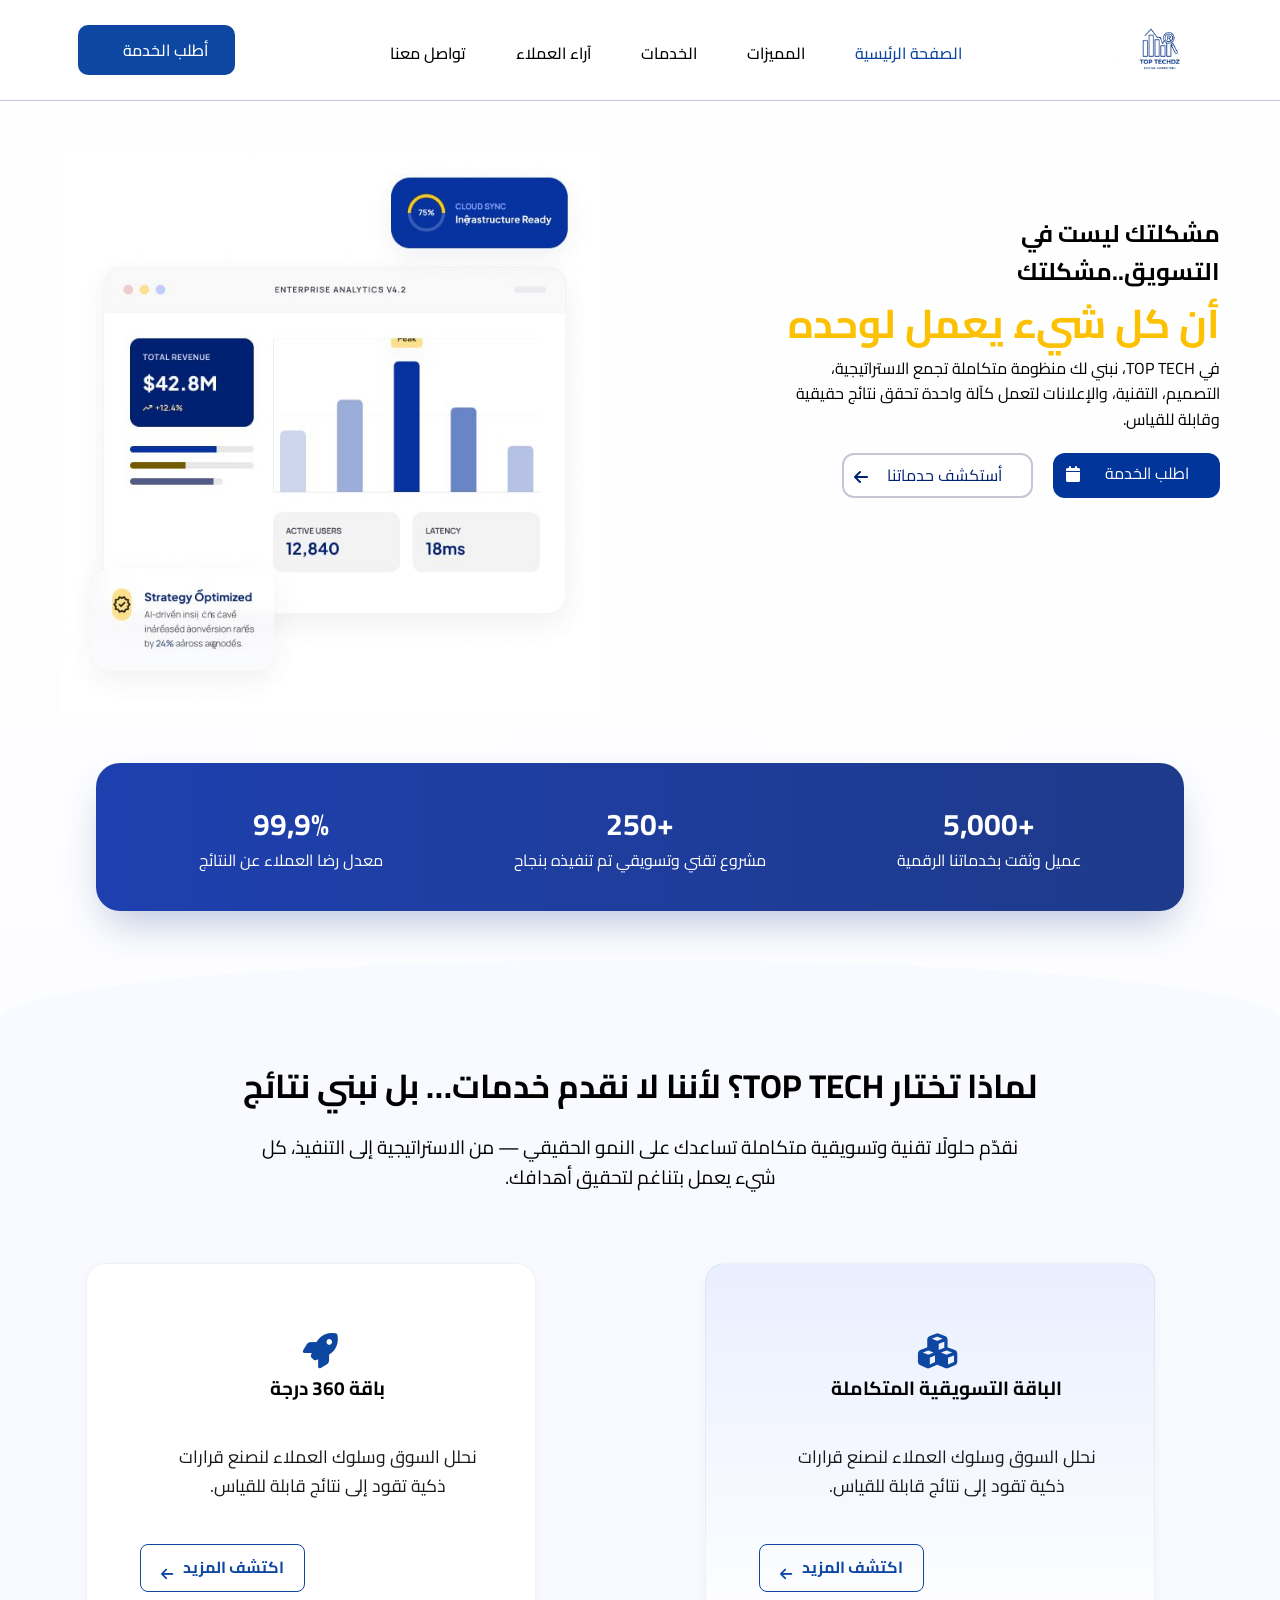
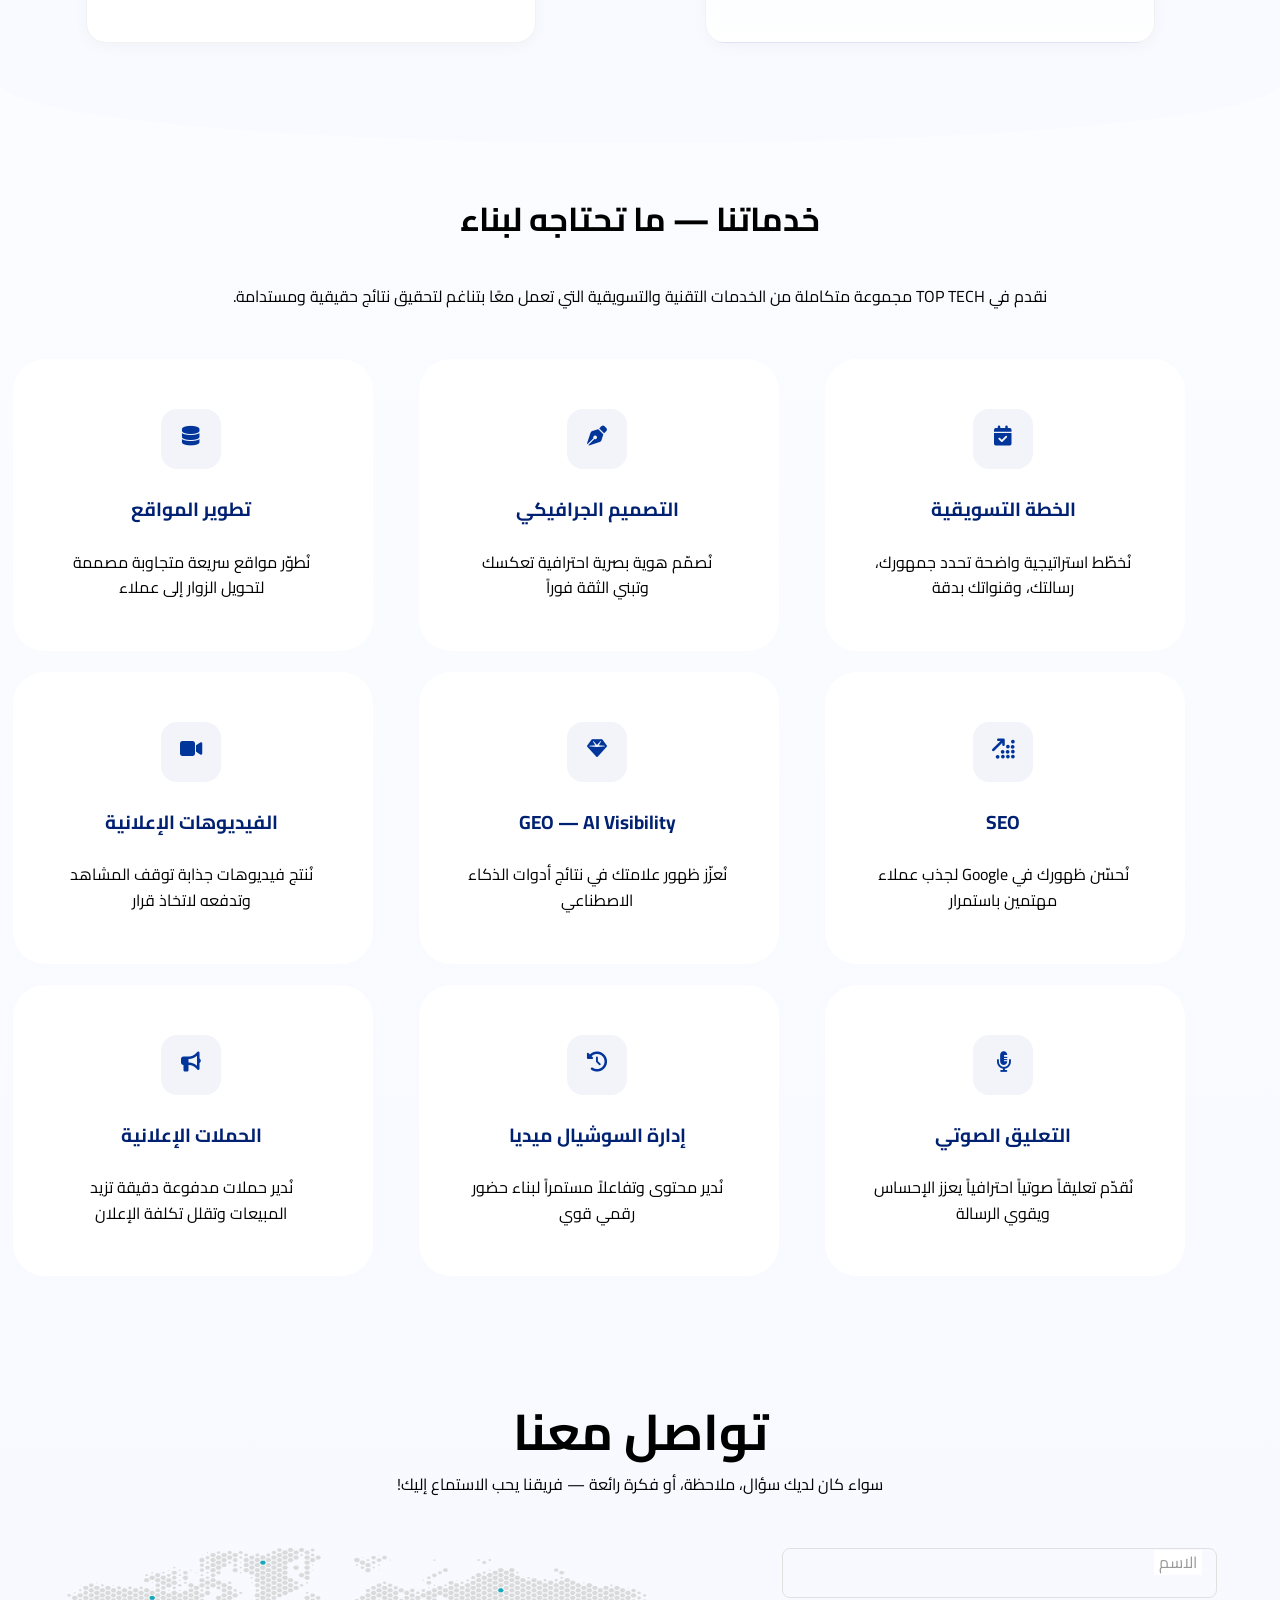
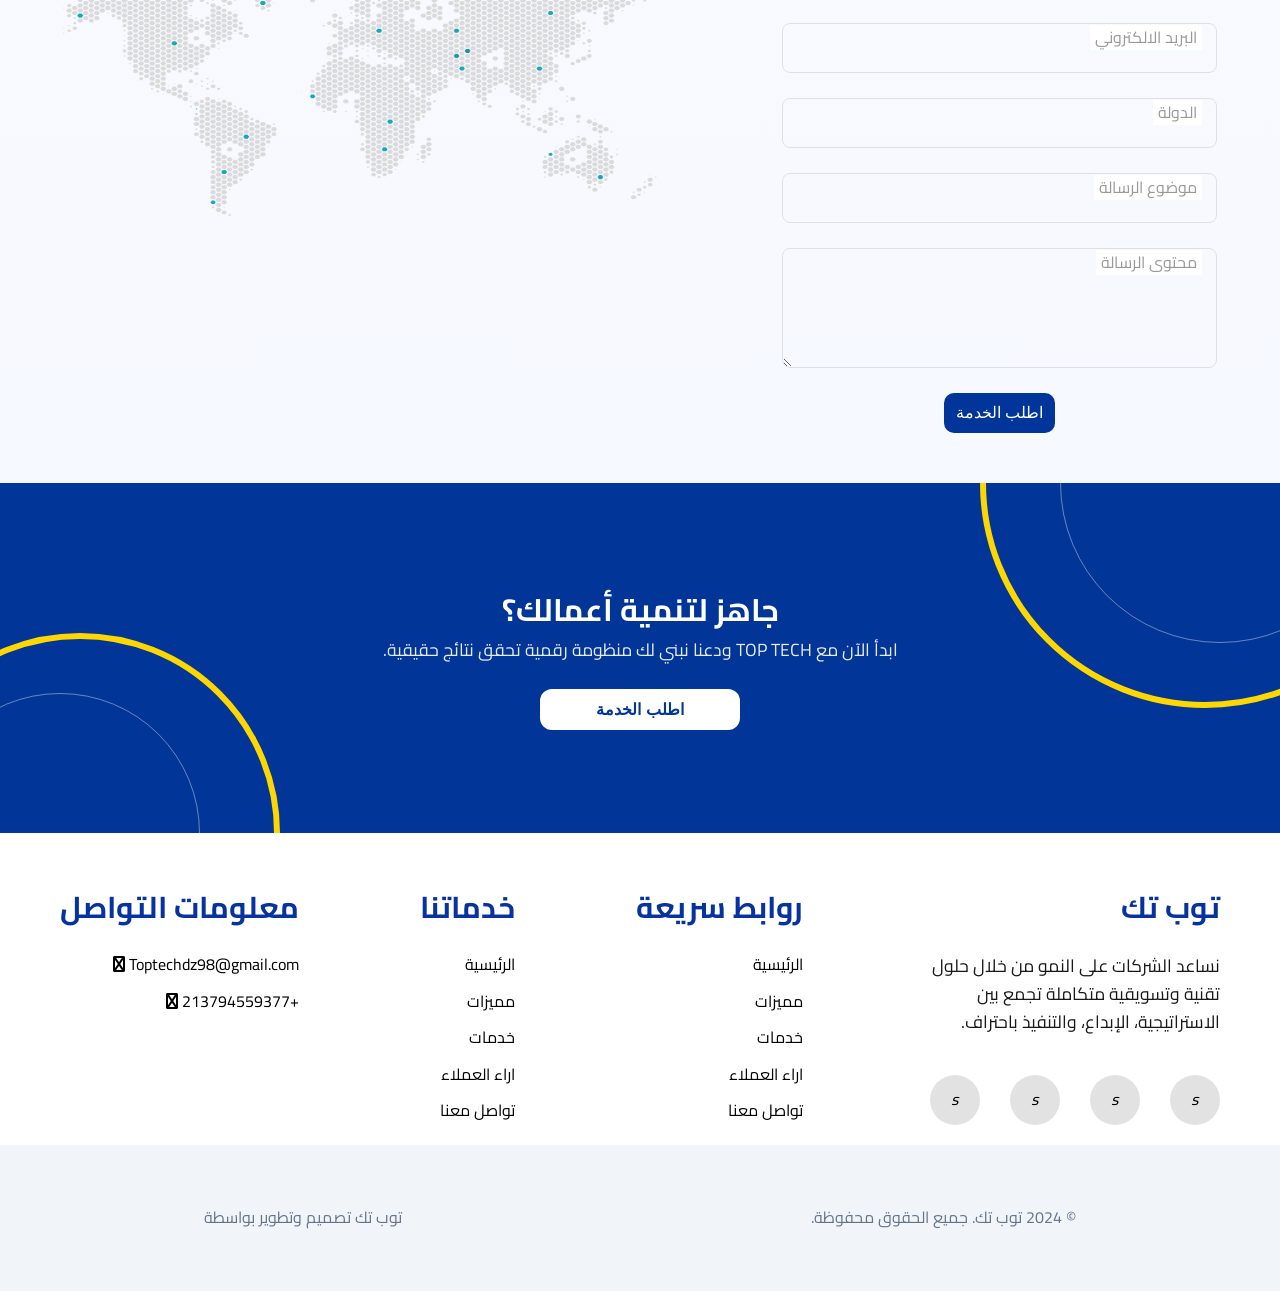
<file: index.html>
<!DOCTYPE html>
<html lang="en">
<head>
    <meta charset="UTF-8">
    <meta name="viewport" content="width=device-width, initial-scale=1.0">
    <title>Document</title>
    <link rel="stylesheet" href="https://cdnjs.cloudflare.com/ajax/libs/font-awesome/6.5.1/css/all.min.css" ... />
 <link rel="stylesheet" href="css/main.css">
<link rel="stylesheet" href="css/style.css">
 <link rel="stylesheet" href="css/try.css">
<link rel="stylesheet" href="css/user.css">
<link rel="stylesheet" href="css/mediaquery.css"> 
<link rel="stylesheet" href="css/animiation.css"> 
</head>
<body>
    <header>
        <img src="img/logo.png" class="logo">
        <div class="menu-toggle" id="mobile-menu">
        <i class="fa-solid fa-bars"></i>
    </div>
            <ul>
                <li><a href="" class="active">الصفحة الرئيسية</a></li>
                <li><a href=""> المميزات</a></li>
                <li><a href="">الخدمات </a></li>
                <li><a href="">آراء العملاء </a></li>
                <li><a href="">تواصل معنا </a></li>
            </ul>
        <a class="request-sercive">أطلب الخدمة</a>
    </header>

    <section class="hero">
<div class="hero-content">
    <h1>مشكلتك ليست في التسويق..مشكلتك </h1>
    <span>أن كل شيء يعمل  لوحده </span>
    <p>في TOP TECH، نبني لك منظومة متكاملة تجمع الاستراتيجية، التصميم،
التقنية، والإعلانات لتعمل كآلة واحدة تحقق نتائج حقيقية وقابلة للقياس.</p>
<div class="btns">
    <a href="#" class="ask">
        اطلب الخدمة
        <i class="fa-solid fa-calendar"></i>
    </a>
    <a href="#" class="discocer"> أستكشف حدماتنا

        <i class="fa-solid fa-arrow-left"></i>
    </a>
</div>
</div>
<div class="hero-img">
<img src="img/hero.jpeg">
</div>
    </section>
<section class="statics reveal fade-right">
    <div class="clinints">
        <span class="number">+5,000</span>
        <span>عميل وثقت بخدماتنا الرقمية</span>
    </div>
    <div class="clinints">
        <span class="number">+250</span>
        <span>مشروع تقني وتسويقي تم تنفيذه بنجاح</span>
    </div>
    <div class="clinints">
        <span class="number">99,9%</span>
        <span>معدل رضا العملاء عن النتائج</span>
    </div>
</section>
<section class="why-us reveal">
    <span>لماذا تختار TOP TECH؟  لأننا لا نقدم خدمات… بل نبني نتائج</span>
    <p>نقدّم حلولًا تقنية وتسويقية متكاملة تساعدك على النمو الحقيقي — من الاستراتيجية إلى التنفيذ، كل شيء يعمل بتناغم لتحقيق أهدافك.</p>
    <section class="content ">
        <div class="active">
            <i class="fa-solid fa-cubes"></i>
            <span>الباقة التسويقية المتكاملة</span>
            <p>نحلل السوق وسلوك العملاء لنصنع قرارات ذكية تقود إلى نتائج قابلة للقياس.</p>
            <a href="services.html" class="card-btn">اكتشف المزيد <i class="fa-solid fa-arrow-left"></i></a>
        </div>
        <div><i class="fa-solid fa-rocket"></i>
            <span>باقة 360 درجة</span>
            <p>نحلل السوق وسلوك العملاء لنصنع قرارات ذكية تقود إلى نتائج قابلة للقياس.</p>
            <a href="services.html" class="card-btn">اكتشف المزيد <i class="fa-solid fa-arrow-left"></i></a>
        </div>
    </section>
</section>
<section class="services reveal">
    <span class="title">خدماتنا — ما تحتاجه لبناء</span>
    <p>نقدم في TOP TECH مجموعة متكاملة من الخدمات التقنية والتسويقية التي تعمل
معًا بتناغم لتحقيق نتائج حقيقية ومستدامة.</p>
<div class="cotnent">
    <div class="service">
        <i class="fa-solid fa-calendar-check"></i>
        <span class="title">الخطة التسويقية</span>
    <p>نُخطّط استراتيجية واضحة تحدد جمهورك، رسالتك، وقنواتك بدقة
</p>
    </div>
    <div class="service"><i class="fa-solid fa-pen-nib"></i>
   <span class="title">التصميم الجرافيكي</span>
   <p>نُصمّم هوية بصرية احترافية تعكسك وتبني الثقة فوراً
</p>
    </div>
    <div class="service"> <i class="fa-solid fa-database"></i>
<span class="title">  تطوير المواقع</span>
<p> نُطوّر مواقع سريعة متجاوبة مصممة لتحويل الزوار إلى عملاء
 </p>
        </div>

    <div class="service"> 
<i class="fa-solid fa-arrow-up-right-dots"></i>
<span class="title">SEO  </span>
<p>  نُحسّن ظهورك في Google لجذب عملاء مهتمين باستمرار
</p>
        </div>

    <div class="service"> <i class="fa-solid fa-gem"></i>
<span class="title"> GEO — AI Visibility
 </span>
<p>نُعزّز ظهور علامتك في نتائج أدوات الذكاء الاصطناعي
  </p>
        </div>

    <div class="service"> <i class="fa-solid fa-video"></i>
<span class="title">الفيديوهات الإعلانية
  </span>
<p> نُنتج فيديوهات جذابة توقف المشاهد وتدفعه لاتخاذ قرار
 </p>
        </div>

    <div class="service"> 
<i class="fa-solid fa-microphone-lines"></i>
<span class="title">  التعليق الصوتي
</span>
<p> نُقدّم تعليقاً صوتياً احترافياً يعزز الإحساس ويقوي الرسالة
 </p>
        </div>

    <div class="service"> 
<i class="fa-solid fa-clock-rotate-left"></i>
<span class="title">  إدارة السوشيال ميديا
</span>
<p>نُدير محتوى وتفاعلاً مستمراً لبناء حضور رقمي قوي
  </p>
        </div>

    <div class="service"> 
<i class="fa-solid fa-bullhorn"></i>
<span class="title"> الحملات الإعلانية
 </span>
<p>نُدير حملات مدفوعة دقيقة تزيد المبيعات وتقلل تكلفة الإعلان  </p>
        </div>

</div>
</section>
 <!-- <section class="users reveal">
    <span class="title">ماذا يقول مستخدمونا عن Top Tech</span>
</section> -->
<section class="contact-us reveal">
    <span class="title">تواصل معنا</span>
    <p>سواء كان لديك سؤال، ملاحظة، أو فكرة رائعة — فريقنا يحب الاستماع إليك!</p>
    <div class="content">
    <div class="contact-form">
        <form action="">
            <div class="input-group">
  <input type="text" id="name" placeholder=" " required>
  <label for="name">الاسم</label>
</div>
            <div class="input-group">
  <input type="text" id="name" placeholder=" " required>
  <label for="name">البريد الالكتروني</label>
</div>

            <div class="input-group">
  <input type="text" id="name" placeholder=" " required>
  <label for="name">الدولة</label>
</div>

            <div class="input-group">
  <input type="text" id="name" placeholder=" " required>
  <label for="name">موضوع الرسالة</label>
</div>


     <div class="input-group">
    <textarea id="message" placeholder=" " required></textarea>
    <label for="message">محتوى الرسالة</label>
</div>
<button>اطلب الخدمة</button>
        </form>
    </div>
    <div class="contact-img">
        <img src="img/MAP.png">
    </div>
</section>
<section class="ask-services reveal">
    <div class="bg-shape left-1"></div>
    <div class="bg-shape left-2"></div>
    <div class="bg-shape right-1"></div>
    <div class="bg-shape right-2"></div>
    <div class="content">
    <span class="title">جاهز لتنمية أعمالك؟</span>
    <p>ابدأ الآن مع TOP TECH ودعنا نبني لك منظومة رقمية تحقق نتائج حقيقية.</p>
    <button>اطلب الخدمة</button>
    </div>
</section>

<footer class="reveal">
    <div class="content">
<div class="info">
    <span>توب تك</span>
    <p>نساعد الشركات على النمو من خلال حلول
تقنية وتسويقية متكاملة تجمع بين
الاستراتيجية، الإبداع، والتنفيذ باحتراف.
</p>
<div class="social">
  <a href="">  <i>s</i></a>
  <a href="">  <i>s</i></a>
  <a href="">  <i>s</i></a>
  <a href="">  <i>s</i></a>
</div>
</div>    

<div class="links">
    <span>روابط سريعة</span>
    <ul>
        <li><a href="">الرئيسية</a></li>
        <li><a href="">مميزات</a></li>
        <li><a href="">خدمات</a></li>
        <li><a href="">اراء العملاء</a></li>
        <li><a href="">تواصل معنا</a></li>
    </ul>
</div>
<div class="links">
    <span> خدماتنا</span>
    <ul>
        <li><a href="">الرئيسية</a></li>
        <li><a href="">مميزات</a></li>
        <li><a href="">خدمات</a></li>
        <li><a href="">اراء العملاء</a></li>
        <li><a href="">تواصل معنا</a></li>
    </ul>
</div>
<div class="contacts">
    <span>معلومات التواصل</span>
    <div class="contatct">
    <div class="con">
        <span>Toptechdz98@gmail.com</span>
   <i class="fa-brands fa-facebook"></i>
    </div>
    <div class="con">
        <span>+213794559377</span>
<i class="fa-brands fa-facebook"></i>
    </div>
    </div>
</div>
    </div>
    <div class="copyright">
        <span>
© 2024 توب تك. جميع الحقوق محفوظة.</span>
<span>توب تك
تصميم وتطوير بواسطة</span>
    </div>
</footer>
</div>

<script>
function reveal() {
    var reveals = document.querySelectorAll(".reveal");

    for (var i = 0; i < reveals.length; i++) {
        var windowHeight = window.innerHeight;
        var elementTop = reveals[i].getBoundingClientRect().top;
        var elementVisible = 100; // المسافة قبل ما يبدأ الأنميشن (بالبكسل)

        if (elementTop < windowHeight - elementVisible) {
            reveals[i].classList.add("active");
        }
    }
}

// تشغيل الدالة عند السكرول
window.addEventListener("scroll", reveal);

// تشغيلها مرة واحدة عند تحميل الصفحة للتأكد من العناصر الظاهرة أصلاً
reveal();
</script>

</body>
</html>
</file>
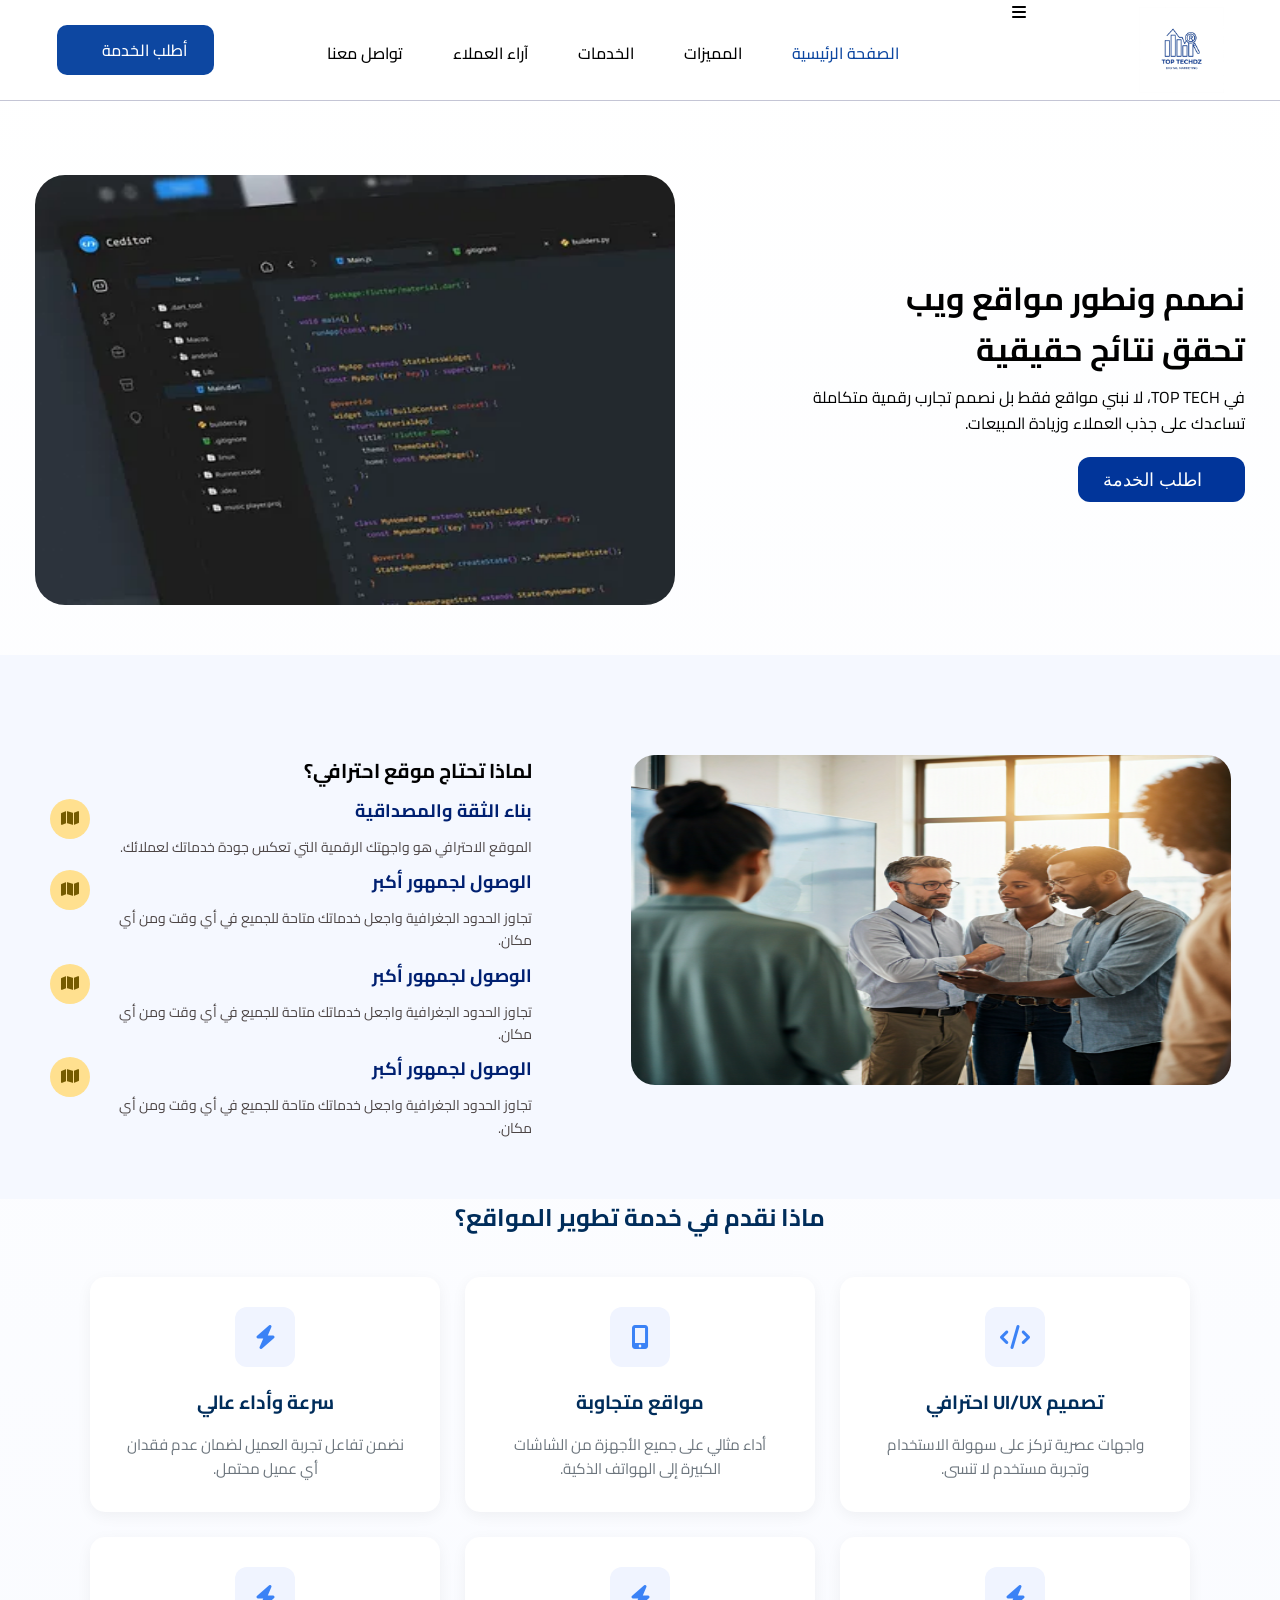
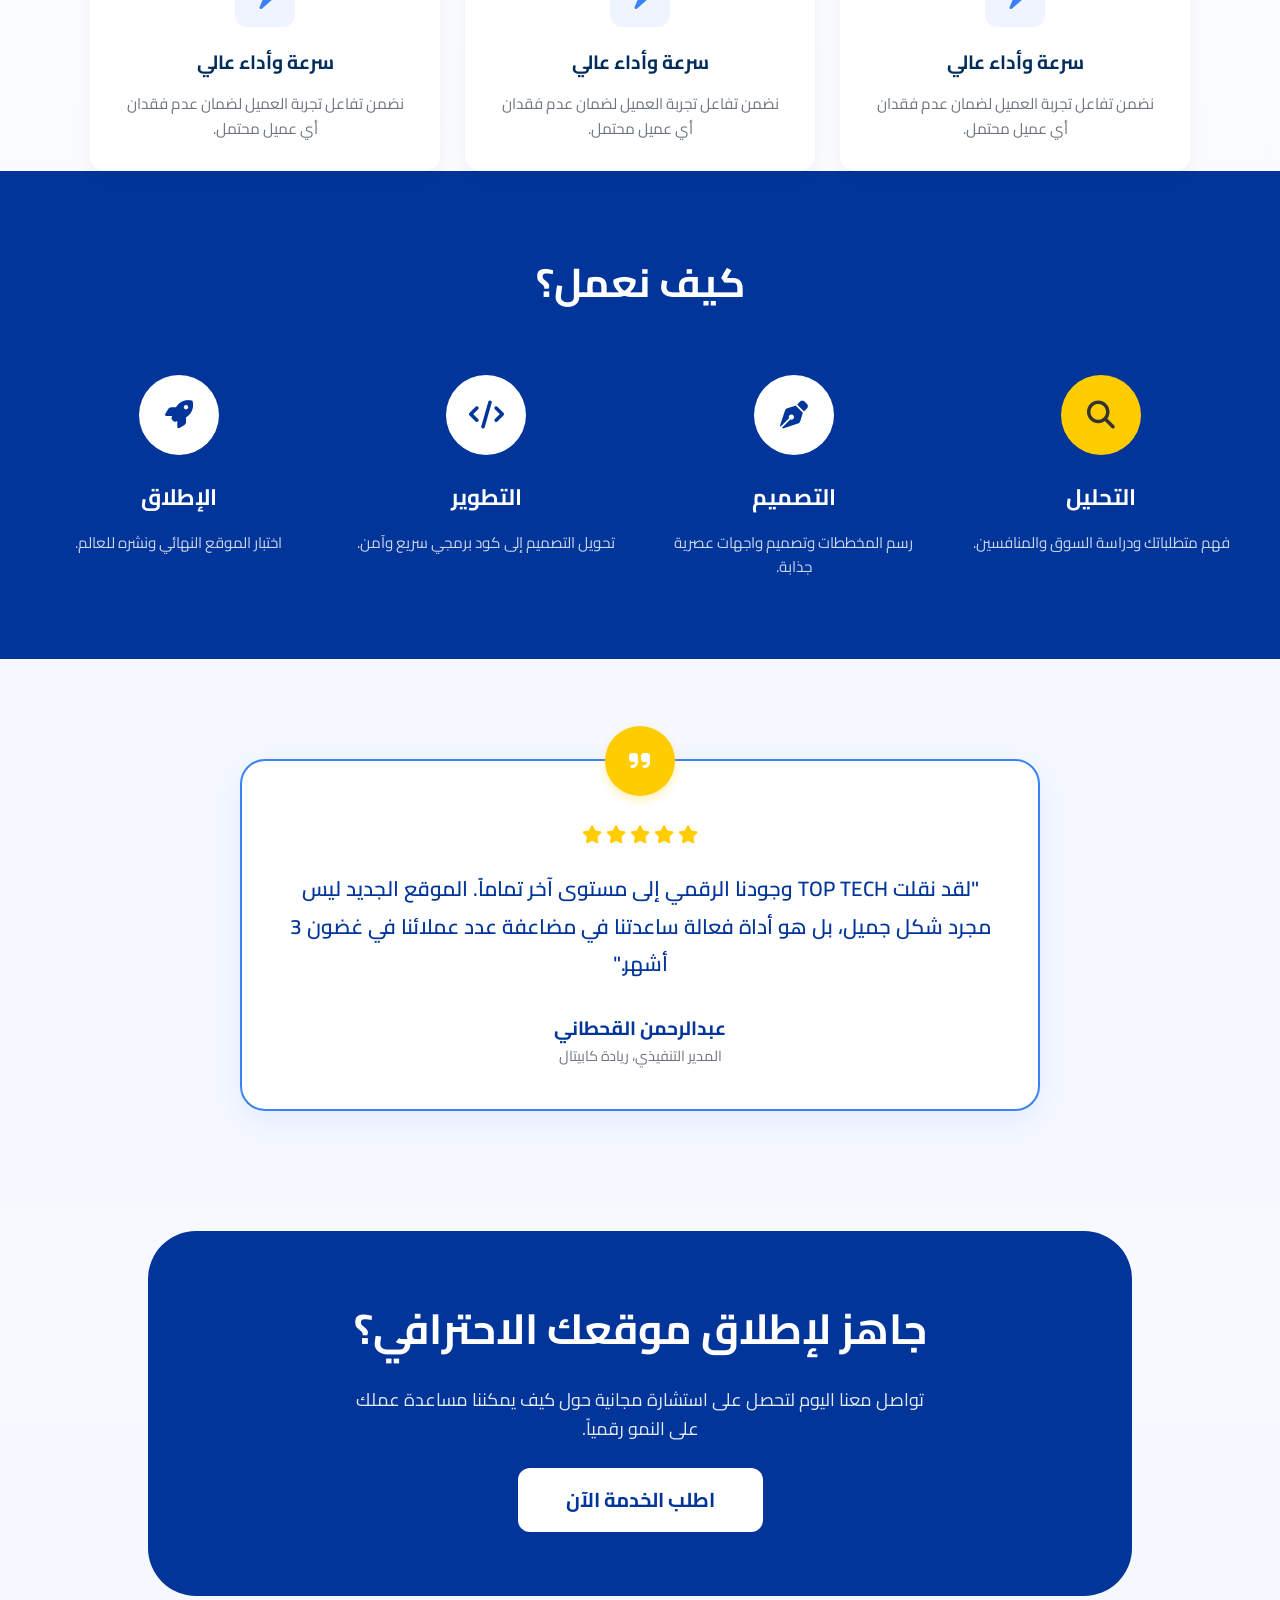
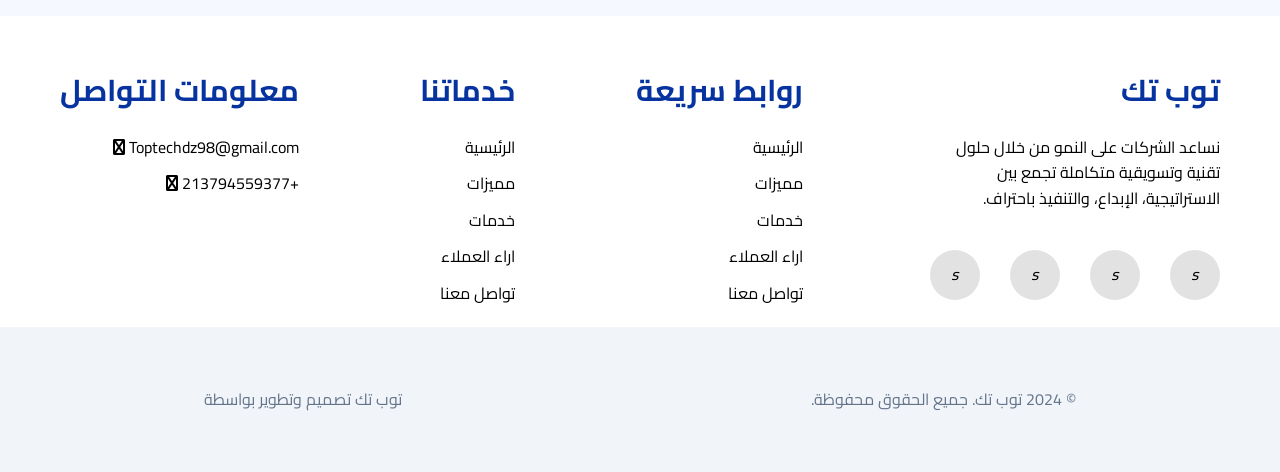
<file: services.html>
<!DOCTYPE html>
<html lang="en">
<head>
    <meta charset="UTF-8">
    <meta name="viewport" content="width=device-width, initial-scale=1.0">
    <title>Document</title>
    <link rel="stylesheet" href="https://cdnjs.cloudflare.com/ajax/libs/font-awesome/6.5.1/css/all.min.css" ... />
 <link rel="stylesheet" href="css/main.css">
<link rel="stylesheet" href="css/services.css">
<link rel="stylesheet" href="css/services_media_query.css">
 <link rel="stylesheet" href="css/try.css">
<link rel="stylesheet" href="css/user.css">
<!-- <link rel="stylesheet" href="css/mediaquery.css">  -->
<link rel="stylesheet" href="css/animiation.css"> 
</head>
<body>
    <header>
        <img src="img/logo.png" class="logo">
        <div class="menu-toggle" id="mobile-menu">
        <i class="fa-solid fa-bars"></i>
    </div>
            <ul>
                <li><a href="" class="active">الصفحة الرئيسية</a></li>
                <li><a href=""> المميزات</a></li>
                <li><a href="">الخدمات </a></li>
                <li><a href="">آراء العملاء </a></li>
                <li><a href="">تواصل معنا </a></li>
            </ul>
        <a class="request-sercive">أطلب الخدمة</a>
    </header>
    <div class="hero">
        <div class="hero-content">
            <h1>نصمم ونطور
مواقع ويب تحقق
نتائج حقيقية</h1>
<p>في TOP TECH، لا نبني مواقع فقط بل نصمم تجارب رقمية متكاملة
تساعدك على جذب العملاء وزيادة المبيعات.</p>
<button class="btn">اطلب الخدمة</button>
        </div>
        <div class="hero-image">
            <img src="img/services.png">
        </div>
    </div>
<div class="why-service">
    <div class="why-img">
        <img src="img/why_service.png">
    </div>
<div class="why-content">
    <span class="title">لماذا تحتاج موقع احترافي؟</span>
    <div class="content">
        <div>
            <span>بناء الثقة والمصداقية</span>
            <p>الموقع الاحترافي هو واجهتك الرقمية التي تعكس جودة خدماتك لعملائك.</p>
        </div>
    <i class="fa-solid fa-map"></i>
    </div>
    <div class="content">
        <div>
            <span>الوصول لجمهور أكبر</span>
            <p>تجاوز الحدود الجغرافية واجعل خدماتك متاحة للجميع في أي وقت ومن أي
مكان.</p>
        </div>
    <i class="fa-solid fa-map"></i>
    </div>
    
    <div class="content">
        <div>
            <span>الوصول لجمهور أكبر</span>
            <p>تجاوز الحدود الجغرافية واجعل خدماتك متاحة للجميع في أي وقت ومن أي
مكان.</p>
        </div>
    <i class="fa-solid fa-map"></i>
    </div>
    
    <div class="content">
        <div>
            <span>الوصول لجمهور أكبر</span>
            <p>تجاوز الحدود الجغرافية واجعل خدماتك متاحة للجميع في أي وقت ومن أي
مكان.</p>
        </div>
    <i class="fa-solid fa-map"></i>
    </div>
</div>
</div>

<div class="services">
      <section class="services-section">
    <h2 class="section-title">ماذا نقدم في خدمة تطوير المواقع؟</h2>
    
    <div class="services-grid">
        <div class="service-card">
            <div class="icon-wrapper">
                <i class="fas fa-code"></i> </div>
            <h3>تصميم UI/UX احترافي</h3>
            <p>واجهات عصرية تركز على سهولة الاستخدام وتجربة مستخدم لا تنسى.</p>
        </div>

        <div class="service-card">
            <div class="icon-wrapper">
                <i class="fas fa-mobile-alt"></i>
            </div>
            <h3>مواقع متجاوبة</h3>
            <p>أداء مثالي على جميع الأجهزة من الشاشات الكبيرة إلى الهواتف الذكية.</p>
        </div>

        <div class="service-card">
            <div class="icon-wrapper">
                <i class="fas fa-bolt"></i>
            </div>
            <h3>سرعة وأداء عالي</h3>
            <p>نضمن تفاعل تجربة العميل لضمان عدم فقدان أي عميل محتمل.</p>
        </div>
        <div class="service-card">
            <div class="icon-wrapper">
                <i class="fas fa-bolt"></i>
            </div>
            <h3>سرعة وأداء عالي</h3>
            <p>نضمن تفاعل تجربة العميل لضمان عدم فقدان أي عميل محتمل.</p>
        </div>
        <div class="service-card">
            <div class="icon-wrapper">
                <i class="fas fa-bolt"></i>
            </div>
            <h3>سرعة وأداء عالي</h3>
            <p>نضمن تفاعل تجربة العميل لضمان عدم فقدان أي عميل محتمل.</p>
        </div>
        <div class="service-card">
            <div class="icon-wrapper">
                <i class="fas fa-bolt"></i>
            </div>
            <h3>سرعة وأداء عالي</h3>
            <p>نضمن تفاعل تجربة العميل لضمان عدم فقدان أي عميل محتمل.</p>
        </div>
    </div>
</section>
</div>
<section class="process-section">
    <h2 class="process-title">كيف نعمل؟</h2>
    
    <div class="process-container">
        <div class="step-item active">
            <div class="step-icon">
                <i class="fas fa-search"></i> </div>
            <h3>التحليل</h3>
            <p>فهم متطلباتك ودراسة السوق والمنافسين.</p>
        </div>

        <div class="step-item">
            <div class="step-icon">
                <i class="fas fa-pen-nib"></i> </div>
            <h3>التصميم</h3>
            <p>رسم المخططات وتصميم واجهات عصرية جذابة.</p>
        </div>

        <div class="step-item">
            <div class="step-icon">
                <i class="fas fa-code"></i> </div>
            <h3>التطوير</h3>
            <p>تحويل التصميم إلى كود برمجي سريع وآمن.</p>
        </div>

        <div class="step-item">
            <div class="step-icon">
                <i class="fas fa-rocket"></i> </div>
            <h3>الإطلاق</h3>
            <p>اختبار الموقع النهائي ونشره للعالم.</p>
        </div>
    </div>
</section>
<section class="testimonial-section">
    <div class="testimonial-card">
        <div class="quote-icon">
            <i class="fas fa-quote-right"></i>
        </div>

        <div class="stars">
            <i class="fas fa-star"></i>
            <i class="fas fa-star"></i>
            <i class="fas fa-star"></i>
            <i class="fas fa-star"></i>
            <i class="fas fa-star"></i>
        </div>

        <p class="testimonial-text">
            "لقد نقلت TOP TECH وجودنا الرقمي إلى مستوى آخر تماماً. الموقع الجديد ليس مجرد شكل جميل، بل هو أداة فعالة ساعدتنا في مضاعفة عدد عملائنا في غضون 3 أشهر."
        </p>

        <div class="author-info">
            <h4 class="author-name">عبدالرحمن القحطاني</h4>
            <span class="author-title">المدير التنفيذي، ريادة كابيتال</span>
        </div>
    </div>
</section>
<section class="cta-section">
        <div class="cta-container">
            <h2 class="cta-title">جاهز لإطلاق موقعك الاحترافي؟</h2>
            <p class="cta-text">
                تواصل معنا اليوم لتحصل على استشارة مجانية حول كيف يمكننا مساعدة عملك على النمو رقمياً.
            </p>
            <a href="#" class="cta-button">اطلب الخدمة الآن</a>
        </div>
    </section>
<footer>
    <div class="content">
<div class="info">
    <span>توب تك</span>
    <p>نساعد الشركات على النمو من خلال حلول
تقنية وتسويقية متكاملة تجمع بين
الاستراتيجية، الإبداع، والتنفيذ باحتراف.
</p>
<div class="social">
  <a href="">  <i>s</i></a>
  <a href="">  <i>s</i></a>
  <a href="">  <i>s</i></a>
  <a href="">  <i>s</i></a>
</div>
</div>    

<div class="links">
    <span>روابط سريعة</span>
    <ul>
        <li><a href="">الرئيسية</a></li>
        <li><a href="">مميزات</a></li>
        <li><a href="">خدمات</a></li>
        <li><a href="">اراء العملاء</a></li>
        <li><a href="">تواصل معنا</a></li>
    </ul>
</div>
<div class="links">
    <span> خدماتنا</span>
    <ul>
        <li><a href="">الرئيسية</a></li>
        <li><a href="">مميزات</a></li>
        <li><a href="">خدمات</a></li>
        <li><a href="">اراء العملاء</a></li>
        <li><a href="">تواصل معنا</a></li>
    </ul>
</div>
<div class="contacts">
    <span>معلومات التواصل</span>
    <div class="contatct">
    <div class="con">
        <span>Toptechdz98@gmail.com</span>
   <i class="fa-brands fa-facebook"></i>
    </div>
    <div class="con">
        <span>+213794559377</span>
<i class="fa-brands fa-facebook"></i>
    </div>
    </div>
</div>
    </div>
    <div class="copyright">
        <span>
© 2024 توب تك. جميع الحقوق محفوظة.</span>
<span>توب تك
تصميم وتطوير بواسطة</span>
    </div>
</footer>
<script>
    document.addEventListener('DOMContentLoaded', () => {
    const card = document.querySelector('.testimonial-card');

    const observer = new IntersectionObserver((entries) => {
        entries.forEach(entry => {
            if (entry.isIntersecting) {
                // إضافة الكلاس الذي يفعل حركة الـ CSS
                card.classList.add('show');
            }
        });
    }, { threshold: 0.3 }); // يبدأ التأثير عند ظهور 30% من القسم

    observer.observe(card);
});
</script>
</div>


</body>
</html>
</file>
<file: css/main.css>
@import url('https://fonts.googleapis.com/css2?family=Cairo:wght@400;500;700&display=swap');

body {
    font-family: 'Cairo', sans-serif;
}
*, *::before, *::after {
    margin: 0;
    padding: 0;
    box-sizing: border-box;
}
html {
    scroll-behavior: smooth; 
}
body {
    line-height: 1.6;
    overflow-x: hidden;
    direction: rtl; 
    font-family: 'Cairo', sans-serif;
    direction: rtl; 
    background: linear-gradient(180deg, #FFFFFF 0%, #F4F7FF 100%);
    box-sizing: border-box;
}
.fas, .fab, .far, .fa {
    font-family: "Font Awesome 5 Free" !important; /* تأكد من اسم الإصدار لديك */
}
ul {
    list-style: none; 
}
a {
    text-decoration: none;
    color: inherit;
}
img {
    max-width: 100%;
    display: block;
}

button {
    cursor: pointer;
    border: none;
    outline: none;
    background: none;
    transition: var(--transition);
}
.fa, .fas, .fab, .far, .fa-solid, .fa-brands {
    font-family: "Font Awesome 6 Free" !important;
    font-weight: 900; /* ضروري جداً للأيقونات الممتلئة */
}
header{
    background-color: #FFFFFF;
    display: flex;
    justify-content: space-around;
    border-bottom: 1px solid #C4C5D5;
}
header .logo{
    width: 85px;
    height: 86px;
    margin-top: 7px;
    margin-bottom: 7px;
}
header  ul{
    display: flex;
    margin-top: 41px;
    gap:50px;
}
header  ul li  a{
font-weight: 500;
font-size: 16px;
color: #000000;
    transition: all 0.3s ease;
}
header  ul li  a:hover,
header  ul li  a.active{
    color: #0D47A1;
}
header .request-sercive{
    display: block;
    width: 157px;
    height: 50px;
    margin-top: 25px;
    background-color: #0D47A1;
    color: white;
    border: none;
    border-radius: 10px;
    font-size: 16px;
    font-weight: 500;
    padding: 13px 27px 10px 26px;
}



footer{
    
    background: white;
    display: flex;
    flex-direction: column;
}
footer .content{
    display: flex;
    flex-wrap: wrap;
    justify-content: space-around;
    padding-top: 50px;
    margin-bottom: 20px;
}

footer .content .info span
{
        font-size: 30px;
    font-weight: bold;
    color: #0633A0;
}
footer .content .info p

{
        width: 296px;
    margin-top: 21px;
    margin-bottom: 39px;
}
footer .content .info .social{
        display: flex;
    gap: 30px;
}
footer .content .info .social a

{
    background: #E2E2E2;
    width: 50px;
    height: 50px;
    text-align: center;
    padding-top: 12px;
    border-radius: 50%;
}
footer .content .links span
{
        font-size: 30px;
    font-weight: bold;
    color: #0633A0;
}
footer .content .links  ul{
   margin-top: 21px;
       display: flex;
    flex-direction: column;
    gap: 11px;
}
footer .content .contacts>span
{
    font-size: 30px;
    font-weight: bold;
    color: #0633A0;
}

footer .contacts .contacts> .con

{
    margin-top: 21px;
    display: flex;
    flex-direction: column;
    gap: 11px;
}
footer .contacts .contatct{
        margin-top: 21px;
    display: flex;
    flex-direction: column;
    gap: 11px;
}
footer  .copyright{
    display: flex;
    justify-content: space-around;
    padding-top: 60px;
    padding-bottom: 60px;
    background-color: #F1F5F9;
    color:
rgba(100, 116, 139, 1);
}
</file>
<file: css/style.css>
/****************/
/* هذا الكود يمنع خط 'Cairo' من التأثير على الأيقونات */

/*************hero***********/
.hero{
    padding-top: 54px;
    display: flex;
    justify-content: space-around;
    gap: 50px;
    padding-bottom: 50px;
}
.hero .hero-content{
    padding-top: 60px;
    padding-bottom: 20px;
}

.hero .hero-content h1{
    
    width: 339px;
}
.hero .hero-content span

{
        font-size: 40px;
    font-weight: bold;
    color: #FCC103;
}
.hero .hero-content p{
    width: 450px;
}
.hero .hero-content  .btns{
    display: flex;
    margin-top: 20px;
    gap: 20px;
}
.hero .hero-content  .btns .ask{
    background: #01359A;
    display: block;
    color: white;
      width: 167px;
    height: 45px;
    padding-top: 8px;
    padding-right: 19px;
    border-radius: 12px;
    display: flex;
    justify-content: space-around;
}
.hero .hero-content  .btns .ask i{
    padding-top: 5px;
    display: block;
}
.hero .hero-content  .btns .discocer{
    background: #ffff;
    display: flex;
    color: #002071;
    width: 191px;
    height: 45px;
    padding-top: 8px;
    padding-right: 19px;
    border-radius: 12px;
    border: 2px solid rgba(196, 197, 213, 1);
    justify-content: space-around;
}
.hero .hero-content  .btns .discocer i{
    display: block;
    padding-top: 6px;
}
.hero .hero-img{
          width: 540px;
}
/*****************/
.statics{
    display: flex;
    justify-content: space-around;
    background: #01359A;
    width: 85%;
    margin: auto;
    border-radius: 24px;
    padding: 37px;
    margin-bottom: 50px;
    background: linear-gradient(90deg, #1e40af 0%, #1e3a8a 100%);
    box-shadow: 0 20px 40px -10px rgba(30, 58, 138, 0.3);
}
.statics .clinints{
     display: flex;
    flex-direction: column;
    color: white;
    text-align: center;
}
.statics .clinints .number{
        font-size: 30px;
    font-weight: bold;
}
/*****/
.why-us{
    background: #F5F8FF;
    padding: 100px 20px;
    margin: auto;
    text-align: center;
    position: relative;
    background-color: #f8faff; /* لون الخلفية الفاتح جداً */
    overflow: hidden;/* هذا السطر يصنع الانحناء في الأعلى والأسفل */
border-top-left-radius: 50% 60px;
border-top-right-radius: 50% 60px;
border-bottom-left-radius: 50% 60px;
border-bottom-right-radius: 50% 60px;
}
.why-us>span{
        font-size: 33px;
    font-weight: bold;
    display: block;
    margin-bottom: 19px;
}
.why-us>p{
    color: #000000;
    font-size: 19px;
    width: 800px;
    display: block;
    margin: auto;}
   
.why-us .content{
    margin-top: 50px;
    display: flex;
    flex-wrap: wrap;
    justify-content: center;
    margin-right: 40px;
    gap: 169px;

}
.why-us .content div{
    flex: 1 1 350px; /* ينمو ويصغر، لكن حجمه الأساسي 300px */
    max-width: 450px; /* نحدد أقصى عرض للكرت الواحد حتى لا يتمدد بشكل مبالغ فيه */
        display: flex;
    background: #fff;
    flex-direction: column;
    margin-top: 20px;
    padding-top: 50px;
    text-align: justify;
    padding-right: 20px;
    padding-bottom: 50px;
    border-radius: 20px;
    padding-left: 53px;
    border: 1px solid rgba(0, 0, 0, 0.05); 
    box-shadow: 0 4px 15px rgba(0, 0, 0, 0.03);
    transition: transform 0.3s ease, box-shadow 0.3s ease, border-color 0.3s ease;
    will-change: transform; /* تلميح للمتصفح لتجهيز تسريع الجهاز (GPU acceleration) */
    text-align: center;
}
.why-us .content div.active,
.why-us .content div:hover{
    background: linear-gradient(180deg, #E9EFFF 0%, #FFFFFF 100%);
}

.why-us .content div:hover{

transform: translateY(-8px); /* ترفع البطاقة للأعلى قليلاً (قيمة سالبة) */
    box-shadow: 0 10px 25px rgba(0, 71, 177, 0.08); /* ظل أعمق وبلون الأزرق الخفيف */
    border-color: #0047b1; /* تغيير لون الـ border ليتناسب مع هوية TOP TECH */
    }
.why-us   .content div i{
    color: #0D47A1;
        width: 20px;
    display: block;
    height: 20px;
    margin-bottom: 25px;
    font-size: 35px;
}

.why-us   .content div  i
{
        display: block;
    margin: auto;
}
.why-us   .content div span{
    font-weight: bold;
    font-size: 19px;
    margin-bottom: 20px;
}
.why-us  .content div  p{
width: 300px;
margin: auto;
}

/* تحسين الكرت ليسمح للزر بالبقاء في الأسفل */
.why-us .content div {
    display: flex;
    flex-direction: column;
    justify-content: flex-start; /* يجعل العناصر تبدأ من الأعلى */
    min-height: 380px; /* تعيين حد أدنى للطول لتوحيد شكل الكروت */
}

/* تنسيق الزر */
.why-us .content div .card-btn {
    margin-top: auto; /* أهم سطر: يدفع الزر دائماً لأسفل الكرت */
    align-self: flex-end; /* يحاذي الزر لليمين (بداية النص) */
    text-decoration: none;
    color: #0D47A1;
    font-weight: bold;
    font-size: 16px;
    padding: 10px 20px;
    border: 1px solid #0D47A1;
    border-radius: 8px;
    transition: all 0.3s ease;
    display: flex;
    align-items: center;
    gap: 10px;
}

/* تأثير التحويم على الزر */
.why-us .content div .card-btn:hover {
    background-color: #0D47A1;
    color: #fff;
    transform: translateX(-5px); /* حركة خفيفة لليسار لتعزيز التفاعل */
}

/* تعديل بسيط لضمان تجاوب النصوص */
.why-us .content div p {
    width: 100% !important; /* لضمان عدم خروج النص عن الكرت */
    max-width: 300px;
    margin-bottom: 25px; /* مسافة بين النص والزر */
}

/* أيقونة السهم داخل الزر */
.why-us .content div .card-btn i {
    font-size: 14px;
    margin-bottom: 0; /* إلغاء المارجن الموروث من تنسيق الأيقونات العلوي */
    height: auto;
    width: auto;
}
/*****************/
.services{
        display: flex;
    flex-direction: column;
    flex-wrap: wrap;
    margin-top: 50px;
    text-align: center;

}
.services >span.title{
        font-size: 33px;
    font-weight: bold;
    margin-bottom: 38px;
}
.services .cotnent{
        display: flex;
    flex-wrap: wrap;
    justify-content: space-around;
    margin-top: 50px;
    margin-bottom: 50px;
    gap: 21px;
    
    padding-right: 83px;
}
.services .cotnent  .service{
      background: white;
    border-radius: 32px;
    padding-top: 50px;
    padding-bottom: 50px;
    text-align: center;
    padding-right: 50px;
    padding-left: 47px;
    display: flex;
    flex-direction: column;
    gap: 25px;
    
    width: 360px;
}
.services .cotnent  .service i{
        display: block;
    width: 60px;
    text-align: center;
    margin: auto;
    height: 60px;
    border-radius: 16px;
    padding-top: 17px;
    color: #01359A;
    background: #0633A00D;
    font-size: 20px;
    font-weight: bold;

}
.services   .cotnent  .service .title
{
        color: #002071;
    font-size: 19px;
    font-weight: bold;
}

.contact-us{
    margin-top: 66px;
    text-align: center;
    margin-bottom: 50px;
}

.contact-us .title{
        font-size: 50px;
    font-weight: bold;
}
.contact-us p{
    margin-bottom: 50px;
}
.contact-us
.content{
    display: flex;
    justify-content: space-around;
}
.contact-us .contact-form

{
    
    width: 34%;
}
.contact-us .contact-form button{

    background: #01359A;
    width: 111px;
    height: 40px;
    border-radius: 10px;
    color: white;
    font-size: 16px;}
.contact-us
.content .contact-img img{
    
    width: 594px;
    height: 268px;
}

.ask-services{
background-color: #013698; /* اللون الأزرق الأساسي */
    height: 350px;
    width: 100%;
    position: relative;
    overflow: hidden; /* لقص الزوائد خارج الإطار */
    display: flex;
    align-items: center;
    justify-content: center;
    text-align: center;
    color: white;
    direction: rtl; /* لضبط اتجاه النص العربي */
}
.ask-services .title{
    
    font-size: 31px;
    font-weight: bold;
}
.ask-services button{
    
    background: white;
    width: 200px;
    height: 41px;
    border-radius: 12px;
    font-size: 16px;
    color: #01359A;
    font-weight: bold;
}




.bg-shape {
    position: absolute;
    border: 1.5px solid rgba(255, 255, 255, 0.4); /* خط أبيض شفاف */
    border-radius: 50%;
    pointer-events: none; /* لكي لا تعيق النقر على الزر */
}

/* --- الجهة اليسرى --- */
.left-1 {
    width: 280px;
    height: 280px;
    bottom: -140px;
    left: -80px;
}

.left-2 {
    width: 400px;
    height: 400px;
    bottom: -200px;
    left: -120px;
        border: 6px solid;
    border-color: #FFD700; /* الخط الأصفر/الذهبي */
}

/* --- الجهة اليمنى --- */
.right-1 {
    width: 320px;
    height: 320px;
    top: -160px;
    right: -100px;
}

.right-2 {
    width: 450px;
    height: 450px;
    top: -225px;
    right: -150px;
        border: 6px solid;
    border-color: #FFD700; /* الخط الأصفر/الذهبي */
}

/* محتوى النص */
.content { z-index: 2; }
.content h1 { font-size: 2.2rem; margin-bottom: 15px; font-weight: bold; }
.content p { font-size: 1.1rem; margin-bottom: 25px; opacity: 0.9; }

.cta-button {
    background: white;
    color: #013698;
    padding: 12px 30px;
    border: none;
    border-radius: 8px;
    font-weight: bold;
    font-size: 1rem;
    cursor: pointer;
    transition: 0.3s;
}

.cta-button:hover {
    background: #f0f0f0;
    transform: translateY(-2px);
}








.container {
    width: 100%;
    max-width: 1200px; /* أو 1140px حسب عرض التصميم عندك */
    margin-right: auto;
    margin-left: auto;
    padding-right: 10px;
    padding-left: 10px;
    /* لإضافة لمسة احترافية تناسب التصميم */
    box-sizing: border-box; 
}

/* لجعل الحاويات داخل الشبكة (Grid) متناسقة */
.section-wrapper {
    padding: 80px 0; /* مسافة رأسية كبيرة بين الأقسام كما في التصميم */
}

/* */
/* .services */
/* .services */
/* .services */
/* .services */
/* .services */
/* .services */
/* .services */
/* .why-us */
/* .why-us */
</file>
<file: css/try.css>
/* الحاوية الرئيسية */
.input-group {
    position: relative;
    margin-bottom: 25px;
    width: 100%;
}

/* تنسيق الـ Input */
.input-group input {
    width: 100%;
    padding: 15px;
    border: 1px solid #e0e0e0; /* لون الـ Border الافتراضي */
    border-radius: 8px;
    outline: none;
    background: transparent;
    transition: 0.3s;
    font-size: 16px;
    text-align: right; /* للغة العربية */
        width: 318px;
}

/* تنسيق الـ Label */
.input-group label {
    position: absolute;
    right: 15px; /* البداية من اليمين */
    top: 50%;
    transform: translateY(-50%);
    background: #fff; /* خلفية بيضاء لتغطية الـ Border */
    padding: 0 5px;
    color: #999;
    pointer-events: none; /* لكي لا يمنع الضغط على الـ input */
    transition: 0.3s ease;
}

/* الحالة عند الضغط (Focus) أو عندما لا يكون الحقل فارغاً */
.input-group input:focus,
.input-group input:not(:placeholder-shown) {
    border-color: #0D47A1; /* لون الـ Border عند التفاعل */
}

.input-group input:focus + label,
.input-group input:not(:placeholder-shown) + label {
    top: 0; /* يرتفع للأعلى ليقطع الـ Border */
    font-size: 12px;
    color: #0D47A1;
    font-weight: bold;
}
/* الحاوية الأساسية */
.input-group {
    position: relative;
    margin-bottom: 20px;
    direction: rtl;
}

/* تنسيق الـ Textarea */
.input-group textarea {
    width: 100%;
    min-height: 120px;
    padding: 20px 15px 10px; /* زيادة الحشو العلوي لترك مساحة للـ Label */
    border: 1px solid #e0e0e0;
    border-radius: 10px;
    outline: none;
    background-color: #fcfcfc;
    font-family: 'Cairo', sans-serif;
    font-size: 15px;
    transition: all 0.3s ease;
    display: block;
}

/* تنسيق الـ Label الافتراضي (جوا الـ textarea) */
.input-group label {
    position: absolute;
    top: 18px; /* مكانه وهو جوا */
    right: 15px;
    color: #999;
    font-size: 15px;
    pointer-events: none; /* عشان تضغط من خلاله */
    transition: all 0.3s ease; /* سرعة الحركة */
    background: transparent;
}

/* الحالة المهمة: 
   عند التركيز (focus) 
   أو إذا كان الحقل "ليس فارغاً" (:not(:placeholder-shown))
*/
.input-group textarea:focus + label,
.input-group textarea:not(:placeholder-shown) + label {
    top: -12px;           /* يطلعه فوق الحدود */
    right: 12px;          /* يزيحه لليمين قليلاً */
    font-size: 12px;      /* يصغر الخط */
    color: #003399;       /* يغير اللون للأزرق */
    background: #fff;     /* يعطيه خلفية بيضاء عشان يغطي الخط اللي تحته */
    padding: 0 8px;       /* مسافة حول النص فوق الخط */
    font-weight: bold;
}

/* تغيير لون الحدود عند الضغط */
.input-group textarea:focus {
    border-color: #003399;
    background-color: #fff;
    box-shadow: 0 4px 10px rgba(0,0,0,0.05);
}
/* الحاوية الأساسية */
.input-group {
    position: relative;
    margin-bottom: 25px; /* توحيد المسافات مع الـ input */
    direction: rtl;
    width: 100%;
}

/* تنسيق الـ Textarea */
.input-group textarea {
    width: 100%;
    min-height: 120px;
    padding: 15px; /* حشو متساوي */
    border: 1px solid #e0e0e0;
    border-radius: 8px;
    outline: none;
    background-color: transparent; /* جعلها شفافة لتبدو مثل الـ input */
    font-family: inherit;
    font-size: 16px;
    transition: 0.3s ease;
    display: block;
    resize: vertical; /* السماح للمستخدم بتغيير الحجم عمودياً فقط */
}

/* تنسيق الـ Label الافتراضي */
.input-group label {
    position: absolute;
    top: 15px; /* محاذاة مع أول سطر */
    right: 15px;
    color: #999;
    font-size: 16px;
    pointer-events: none;
    transition: 0.3s ease;
    background: transparent;
    padding: 0 5px;
}

/* الحالة عند التفاعل أو وجود نص */
.input-group textarea:focus + label,
.input-group textarea:not(:placeholder-shown) + label {
    top: -10px;           /* يرتفع ليجلس فوق الـ border */
    right: 12px;
    font-size: 12px;
    color: #003399;
    background: #fff;     /* خلفية بيضاء لقطع الخط */
    font-weight: bold;
    z-index: 10;          /* التأكد من ظهوره فوق الحدود */
}

/* تغيير لون الحدود عند الضغط */
.input-group textarea:focus {
    border-color: #003399;
    border-width: 1.5px; /* زيادة الطابع البصري للـ focus */
}

/* الحاوية */
.input-group {
    position: relative;
    margin-bottom: 25px;
    width: 100%;
}

/* تنسيق الـ Input والـ Textarea معاً */
.input-group input, 
.input-group textarea {
    width: 100%;
    padding: 15px;
    border: 1px solid #e0e0e0;
    border-radius: 8px;
    outline: none;
    background: transparent; /* عشان يظهر التدرج اللوني اللي وراه */
    transition: 0.3s;
    font-size: 16px;
    text-align: right;
    display: block;
    box-sizing: border-box; /* عشان الـ padding ما يخرب العرض */
}

.input-group textarea {
    min-height: 120px;
    resize: vertical;
}

/* تنسيق الـ Label */
.input-group label {
    position: absolute;
    right: 15px;
    top: 15px; /* مكانه الافتراضي */
    color: #999;
    padding: 0 5px; /* مسافة صغيرة عشان يبعد عن الخط من الجوانب */
    pointer-events: none;
    transition: 0.2s ease-out;
    
    /* السر هنا: خلفية بيضاء لقص الخط */
    /* ملاحظة: لو خلفية الكرت تدرج لوني، يفضل تخلي اللون قريب جداً من لون المنطقة اللي هو فيها */
    background-color: white; 
}

/* الحالة عند الـ Focus أو لما يكون فيه نص */
.input-group input:focus + label,
.input-group input:not(:placeholder-shown) + label,
.input-group textarea:focus + label,
.input-group textarea:not(:placeholder-shown) + label {
    top: -10px; /* يرتفع لنص الخط تماماً */
    right: 12px;
    font-size: 13px;
    color: #0D47A1;
    font-weight: bold;
}

/* تغيير لون الحدود عند التفاعل */
.input-group input:focus,
.input-group textarea:focus {
    border: 2px solid #0D47A1;
}
</file>
<file: css/user.css>
.timeline-wrap {
      position: relative;
      height: 420px;
    }

    .timeline-wrap svg.curve-svg {
      position: absolute;
      top: 0; left: 0;
      width: 100%; height: 100%;
      overflow: visible;
    }

    /* Steps */
    .step {
      position: absolute;
      max-width: 200px;
      opacity: 0;
      transform: translateY(20px);
      transition: opacity 0.6s ease, transform 0.6s ease;
    }

    .step.visible {
      opacity: 1;
      transform: translateY(0);
    }

    /* Step positions (mirrored for RTL feel) */
    .step-1 { top: 55%; right: 0; text-align: right; }
    .step-2 { top: 30%; right: 38%; text-align: right; }
    .step-3 { top: 5%;  right: 70%; text-align: right; }

    .step-number {
      font-size: 5rem;
      font-weight: 900;
      color: #e8e8e8;
      line-height: 1;
      margin-bottom: -10px;
    }

    .step-title {
      font-size: 1rem;
      font-weight: 700;
      color: var(--dark);
      margin-bottom: 8px;
    }

    .step-desc {
      font-size: 0.82rem;
      color: var(--gray);
      line-height: 1.7;
    }

    /* Animated dot on path */
    @keyframes travel {
      0%   { offset-distance: 0%; }
      100% { offset-distance: 100%; }
    }

    .moving-dot {
      width: 10px; height: 10px;
      background: var(--yellow);
      border-radius: 50%;
      position: absolute;
      top: 0; left: 0;
      offset-path: path('M 480,350 C 380,280 280,200 200,130 C 150,90 90,60 30,30');
      offset-rotate: 0deg;
      animation: travel 3s ease-in-out infinite alternate;
    }


    /* ══════════════════════════════
       RESPONSIVE
    ══════════════════════════════ */
    @media (max-width: 768px) {
      .about-us {
        grid-template-columns: 1fr;
        padding: 60px 24px 80px;
      }
    }
</file>
<file: css/mediaquery.css>
/* تنسيقات الشاشات الصغيرة */
@media (max-width: 600px) {
    header {
        justify-content: space-between;
        padding: 0 20px;
        position: relative;
    }

    /* إخفاء القائمة العادية وزر الطلب في الهيدر */
    header ul, 
    header .request-sercive {
        display: none;
    }

    /* إظهار أيقونة البرجر */
    .menu-toggle {
        display: block !important;
        font-size: 24px;
        cursor: pointer;
        margin-top: 30px;
        color: #0D47A1;
    }

    /* تحويل القائمة إلى قائمة منسدلة (Overlay) */
    header ul.show {
        display: flex;
        flex-direction: column;
        position: absolute;
        top: 86px; /* أسفل الهيدر مباشرة */
        left: 0;
        width: 100%;
        background: #fff;
        gap: 0;
        box-shadow: 0 10px 15px rgba(0,0,0,0.1);
        z-index: 1000;
        padding: 20px 0;
    }

    header ul.show li {
        width: 100%;
        text-align: center;
        padding: 15px 0;
        border-bottom: 1px solid #f0f0f0;
    }

    header ul.show li a {
        display: block;
        width: 100%;
    }

    .hero .hero-content span {
    font-size: 29px;}
    .hero .hero-content p {
    width: 306px;
}

.hero .hero-content{
    text-align: center;
}
.statics{
    
    flex-direction: column;
    gap: 38px;
}
.why-us>span {
    font-size: 21px;}
    .why-us>p {
        width: 300px;
    }
    
    .why-us .content {
        gap: 20px;
    }
    .why-us .content div{
        padding-left: 20px;
    }
    .why-us .content div{
        margin-top: 0;
        margin-bottom: 0;
    }
    .contact-us .content{
        flex-direction: column;
    }
    .contact-us .contact-form {
    width: 80%;
    
        margin: auto;
}

.left-1 {
    width: 280px;
    height: 280px;
    bottom: -192px;
    left: -169px;
}

.left-2 {
    width: 400px;
    height: 400px;
    bottom: -275px;
    left: -245px;
    border: 6px solid;
    border-color: #FFD700;
}
.right-1 {
    right: -284px;
}
.right-2 {
    width: 450px;
    height: 450px;
    top: -225px;
    right: -383px;
    border: 6px solid;
    border-color: #FFD700;
}
footer .content {
    display: flex;
    flex-wrap: wrap;
    justify-content: space-around;
    padding-top: 50px;
    flex-direction: column;
    justify-content: center;
    align-items: center;
    margin-bottom: 20px;
}
footer .copyright {
    display: flex;
    justify-content: space-between;
    padding-top: 60px;
    padding-bottom: 60px;
    flex-direction: column;
    background-color: #F1F5F9;
    gap: 22px;
    text-align: center;
}
}
/* تأكد أن البرجر مخفي في الشاشات الكبيرة */
@media (min-width: 601px) {
    .menu-toggle {
        display: none;
    }
}
</file>
<file: css/animiation.css>
@keyframes floating {
    0% { transform: translateY(0px); }
    50% { transform: translateY(-15px); }
    100% { transform: translateY(0px); }
}

.hero-img img, .contact-img img {
    animation: floating 4s ease-in-out infinite;
    display: block; /* لضمان عدم حدوث مشاكل في المسافات */
}
/* تحديث لكود الـ why-us والـ service */
.why-us .content div, .services .cotnent .service {
    transition: all 0.4s cubic-bezier(0.25, 0.46, 0.45, 0.94);
    cursor: pointer;
}

.why-us .content div:hover, .services .cotnent .service:hover {
    transform: translateY(-10px);
    box-shadow: 0 15px 30px rgba(13, 71, 161, 0.1);
    border-color: #FCC103; /* لون الهوية الأصفر */
}

/* تحريك الأيقونة داخل البطاقة عند الهوفر */
.why-us .content div:hover i, .services .cotnent .service:hover i {
    transform: scale(1.1) rotate(5deg);
    transition: transform 0.3s ease;
}
.reveal {
    opacity: 0;
    transform: translateY(20px);
    transition: all 0.6s ease-out;
}

.reveal.active {
    opacity: 1;
    transform: translateY(0);
}.hero .hero-content .btns .ask {
    position: relative;
    overflow: hidden;
}

.hero .hero-content .btns .ask::after {
    content: '';
    position: absolute;
    top: -50%;
    left: -60%;
    width: 20%;
    height: 200%;
    background: rgba(255, 255, 255, 0.2);
    transform: rotate(30deg);
    transition: none;
    animation: shine 4s infinite;
}

@keyframes shine {
    0% { left: -60%; }
    20% { left: 120%; }
    100% { left: 120%; }
}


/*****/
/* الحالة الابتدائية: مخفي ونازل قليلاً */
.reveal {
    opacity: 0;
    transform: translateY(30px);
    transition: all 0.8s cubic-bezier(0.2, 0.6, 0.2, 1);
    will-change: opacity, transform;
}

/* الحالة عند الوصول إليه: يظهر ويرتفع لمكانه */
.reveal.active {
    opacity: 1;
    transform: translateY(0);
}
/* القاعدة الأساسية لكل العناصر المتحركة */
.reveal {
    opacity: 0;
    transition: all 0.8s cubic-bezier(0.2, 0.6, 0.2, 1);
    will-change: transform, opacity;
}

/* 1. ظهور من أسفل (مناسب للنصوص والفقرات) */
.fade-up { transform: translateY(40px); }

/* 2. ظهور من اليمين (مناسب للصور أو العناصر الجانبية) */
.fade-right { transform: translateX(-50px); }

/* 3. ظهور من اليسار */
.fade-left { transform: translateX(50px); }

/* 4. تكبير تدريجي (مناسب للأيقونات أو الأرقام) */
.zoom-in { transform: scale(0.85); }

/* الحالة النشطة التي تعيد كل شيء لأصله */
.reveal.active {
    opacity: 1;
    transform: translate(0, 0) scale(1);
}
</file>
<file: css/services.css>
.hero{
    padding-top: 54px;
    display: flex;
    justify-content: space-around;
    gap: 50px;
    padding-bottom: 50px;
}
.hero .hero-content{
    padding-top: 118px;
    padding-bottom: 20px;
}

.hero .hero-content h1{
    width: 339px;
    margin-bottom: 10px;
}
.hero .hero-content p{
    width: 450px;
}
.hero .hero-content  .btn{
    background: #01359A;
    display: block;
    color: white;
      width: 167px;
    height: 45px;
    padding-top: 8px;
    padding-right: 19px;
    border-radius: 12px;
    display: flex;
    justify-content: space-around;
        font-size: 18px;
    padding-top: 12px;
    margin-top: 20px;
}
.hero .hero-image img{
          width: 640px;
          height: 430px;
          
    margin-top: 20px;
    border-radius: 30px;
}
/****why services***/
/* 1. الحاوية الكبرى: ترتب العناصر تحت بعضها */
.why-service{
    display: flex;
    justify-content: space-around;
    padding-bottom: 60px;
    padding-top: 100px;
    background-color: rgba(245, 248, 255, 1);
}
.why-service  .why-img  img{
    border-radius: 24px;
    height: 330px;
    width: 600px;
}

.why-service  .why-content  span.title{
    font-size: 20px;
    font-weight: bold;
    display: block;
}
.why-service  .why-content .content{
    display: flex;
    gap: 13px;
}

.why-service  .why-content .content div
{
    
    margin-top: 10px;
}
.why-service  .why-content .content div span
{
    margin-bottom: 10px;
        font-size: 18px;
    color: rgba(0, 32, 113, 1);
    display: block;
    font-weight: bold;
}
.why-service  .why-content .content div p

{
    
    width: 429px;
    font-size: 14px;
    color: #4c4545;
}
.why-service  .why-content .content  i

{
        display: block;
    background: rgba(255, 224, 143, 1);
    width: 40px;
    height: 40px;
    border-radius: 21px;
    text-align: center;
    padding-top: 11px;
    color: rgba(117, 91, 0, 1);
    margin-top: 12px;
}
/***************/
.services-section {
    max-width: 1100px;
    margin: 0 auto;
    text-align: center;
}

.section-title {
    color: #002d5b;
    margin-bottom: 40px;
    position: relative;
}

/* حاوية الشبكة */
.services-grid {
    display: grid;
    /* توزيع 3 أعمدة متساوية */
    grid-template-columns: repeat(auto-fit, minmax(300px, 1fr));
    gap: 25px; /* المسافة بين البطاقات */
}

/* تنسيق البطاقة */
.service-card {
    background: #fff;
    padding: 30px;
    border-radius: 15px;
    box-shadow: 0 4px 15px rgba(0, 0, 0, 0.05); /* ظل خفيف */
    transition: transform 0.3s ease;
    text-align: center;
}

.service-card:hover {
    transform: translateY(-5px); /* تأثير بسيط عند التمرير */
}

/* تنسيق مكان الأيقونة */
.icon-wrapper {
    background-color: #f0f4ff; /* لون خلفية الأيقونة */
    width: 60px;
    height: 60px;
    margin: 0 auto 20px;
    display: flex;
    align-items: center;
    justify-content: center;
    border-radius: 12px;
    color: #3b82f6; /* لون الأيقونة */
    font-size: 24px;
}

.service-card h3 {
    color: #002d5b;
    font-size: 1.2rem;
    margin-bottom: 15px;
}

.service-card p {
    color: #6c757d;
    line-height: 1.6;
    font-size: 0.95rem;
}
/*****/
/* الحاوية الكبرى */
.process-section {
    background-color: #01359a; /* نفس اللون الأزرق في الصورة */
    padding: 80px 20px;
    text-align: center;
    color: white;
    direction: rtl;
}

.process-title {
    font-size: 2.5rem;
    margin-bottom: 60px;
    font-weight: bold;
}

/* حاوية الـ Flex */
.process-container {
    display: flex;
    justify-content: space-around; /* توزيع المسافات بالتساوي */
    align-items: flex-start;      /* محاذاة العناصر من الأعلى */
    flex-wrap: wrap;              /* لضمان التجاوب مع الموبايل */
    max-width: 1200px;
    margin: 0 auto;
    gap: 30px;
}

/* العنصر الفردي */
.step-item {
    flex: 1;                     /* تأخذ كل بطاقة مساحة متساوية */
    min-width: 200px;            /* لضمان عدم صغرها على الشاشات المتوسطة */
    display: flex;
    flex-direction: column;      /* ترتيب الأيقونة ثم العنوان ثم النص */
    align-items: center;
    gap: 15px;
}

/* تنسيق الدوائر (الأيقونات) */
.step-icon {
    width: 80px;
    height: 80px;
    background-color: white;     /* اللون الافتراضي أبيض */
    color: #01359a;
    border-radius: 50%;
    display: flex;
    align-items: center;
    justify-content: center;
    font-size: 28px;
    margin-bottom: 10px;
    transition: 0.3s ease;
}

/* تمييز الخطوة النشطة (مثل "التحليل" في الصورة) */
.step-item.active .step-icon {
    background-color: #ffcc00;   /* اللون الأصفر المميز */
    color: #333;
}

/* النصوص */
.step-item h3 {
    font-size: 1.4rem;
    margin: 0;
}

.step-item p {
    font-size: 0.95rem;
    line-height: 1.6;
    opacity: 0.8;                /* جعل النص الوصفي أخف قليلاً */
}

/************/
:root {
    --primary-blue: #01359a;
    --accent-yellow: #ffcc00;
    --text-gray: #6c757d;
    --bg-light: #f5f8ff;
}

.testimonial-section {
    background-color: var(--bg-light);
    padding: 100px 20px;
    display: flex;
    justify-content: center;
    direction: rtl;
    font-family: 'Cairo', sans-serif;
}

.testimonial-card {
    position: relative; /* ضروري لتموضع الأيقونة */
    background: #fff;
    border: 2px solid #3b82f6; /* لون الإطار الأزرق */
    border-radius: 25px;
    padding: 60px 40px 40px;
    max-width: 800px;
    text-align: center;
    box-shadow: 0 10px 30px rgba(59, 130, 246, 0.1);
    opacity: 0; /* للـ JavaScript animation */
    transform: translateY(30px);
    transition: all 0.8s ease-out;
}

/* أيقونة الاقتباس العائمة */
.quote-icon {
    position: absolute;
    top: 0;
    left: 50%;
    transform: translate(-50%, -50%); /* يرفعها نصف حجمها للأعلى */
    background-color: var(--accent-yellow);
    width: 70px;
    height: 70px;
    border-radius: 50%;
    display: flex;
    align-items: center;
    justify-content: center;
    color: white;
    font-size: 24px;
    box-shadow: 0 4px 10px rgba(255, 204, 0, 0.3);
}

.stars {
    color: var(--accent-yellow);
    margin-bottom: 20px;
    font-size: 18px;
}

.testimonial-text {
    color: var(--primary-blue);
    font-size: 1.3rem;
    font-weight: 600;
    line-height: 1.8;
    margin-bottom: 30px;
}

.author-name {
    color: var(--primary-blue);
    margin: 0;
    font-size: 1.2rem;
}

.author-title {
    color: var(--text-gray);
    font-size: 0.9rem;
}

/* كلاس التفعيل للـ JS */
.testimonial-card.show {
    opacity: 1;
    transform: translateY(0);
}
/* القسم الرئيسي */
.cta-section {
    margin: auto;
    width: 100%;
    max-width: 1024px; /* العرض المحدد في الفيجما */
    padding: 20px;
}

.cta-container {
    background-color: #01359A; /* اللون الأزرق من التصميم */
    color: #ffffff;
    border-radius: 48px; /* الانحناء المطلوب */
    padding: 64px; /* التباعد الداخلي من التصميم */
    text-align: center;
    
    /* استخدام Flexbox لتوسيط العناصر */
    display: flex;
    flex-direction: column;
    align-items: center;
    gap: 24px; /* المسافة بين النصوص والزر */
}

/* العنوان */
.cta-title {
    font-size: 42px;
    font-weight: 700;
}

/* النص الوصفي */
.cta-text {
    font-size: 18px;
    line-height: 1.6;
    max-width: 600px; /* لتنسيق النص في سطرين كما في الصورة */
    opacity: 0.9;
}

/* الزر */
.cta-button {
    background-color: #ffffff;
    color: #01359A;
    text-decoration: none;
    padding: 16px 48px;
    font-size: 20px;
    font-weight: 700;
    border-radius: 12px;
    transition: transform 0.3s ease, background-color 0.3s ease;
}

.cta-button:hover {
    background-color: #e0e0e0;
    transform: scale(1.05);
}

/* استجابة الشاشات الصغيرة */
@media (max-width: 768px) {
    .cta-container {
        padding: 40px 20px;
        border-radius: 24px;
    }
    .cta-title {
        font-size: 28px;
    }
    .cta-text {
        font-size: 16px;
    }
}
</file>
<file: css/services_media_query.css>
/* تنسيقات الشاشات الصغيرة */
@media (max-width: 600px) {
     header {
        justify-content: space-between;
        padding: 0 20px;
        position: relative;
    }

    /* إخفاء القائمة العادية وزر الطلب في الهيدر */
    header ul, 
    header .request-sercive {
        display: none;
    }

    /* إظهار أيقونة البرجر */
    .menu-toggle {
        display: block !important;
        font-size: 24px;
        cursor: pointer;
        margin-top: 30px;
        color: #0D47A1;
    }

    /* تحويل القائمة إلى قائمة منسدلة (Overlay) */
    header ul.show {
        display: flex;
        flex-direction: column;
        position: absolute;
        top: 86px; /* أسفل الهيدر مباشرة */
        left: 0;
        width: 100%;
        background: #fff;
        gap: 0;
        box-shadow: 0 10px 15px rgba(0,0,0,0.1);
        z-index: 1000;
        padding: 20px 0;
    }

    header ul.show li {
        width: 100%;
        text-align: center;
        padding: 15px 0;
        border-bottom: 1px solid #f0f0f0;
    }

    header ul.show li a {
        display: block;
        width: 100%;
    }

    .hero .hero-content span {
    font-size: 29px;}
    .hero .hero-content p {
    width: 306px;
}

    .hero{
        
    flex-direction: column;
        margin: auto;
    }
    .why-service {
    flex-direction: column;

    }
    .why-content{
        text-align: center;
        
        padding-top: 20px;
        
        margin: auto;
    }
    .why-service .why-content .content div p {
    width: 229px;
}
.why-service .why-img img{
    width: 300px;
    margin: auto;
}
.services-section {
    padding-top: 20px;}

    .service-card {
    width: 333px;
    margin: auto;}
}
</file>
